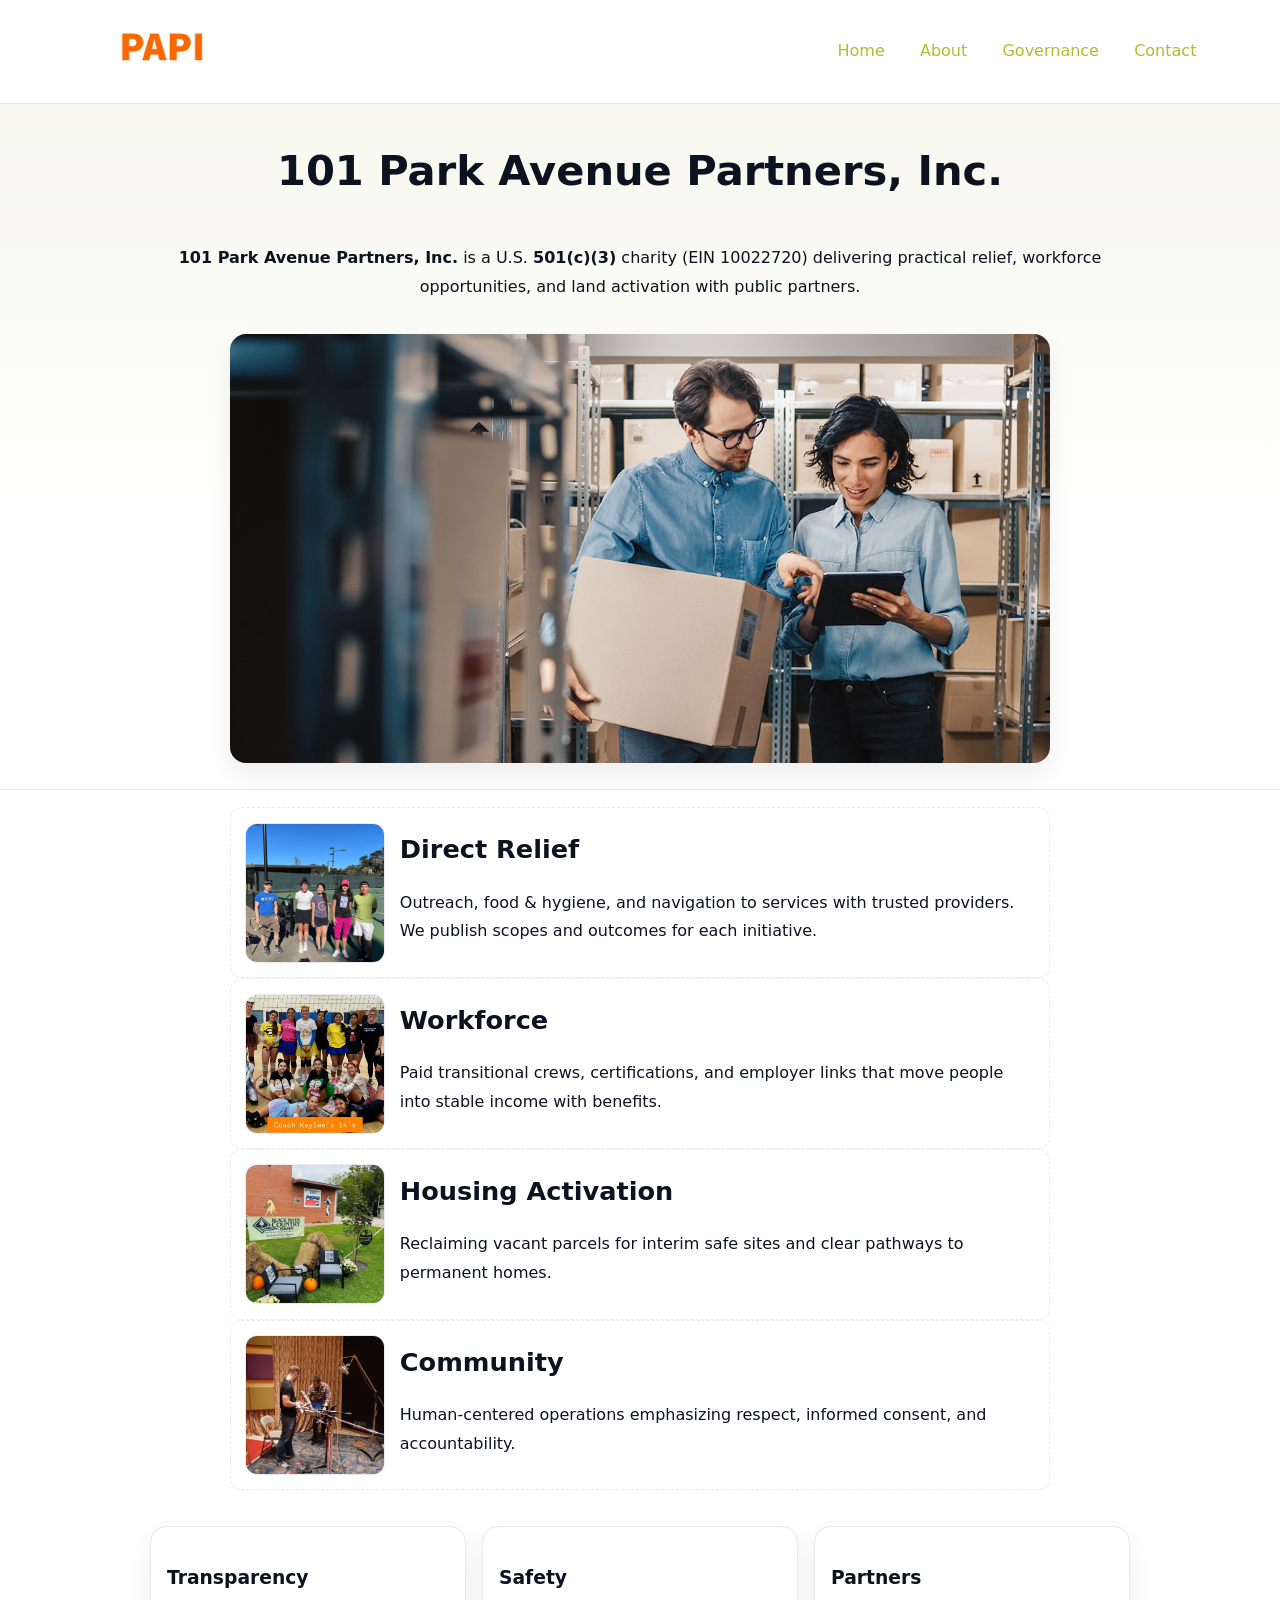
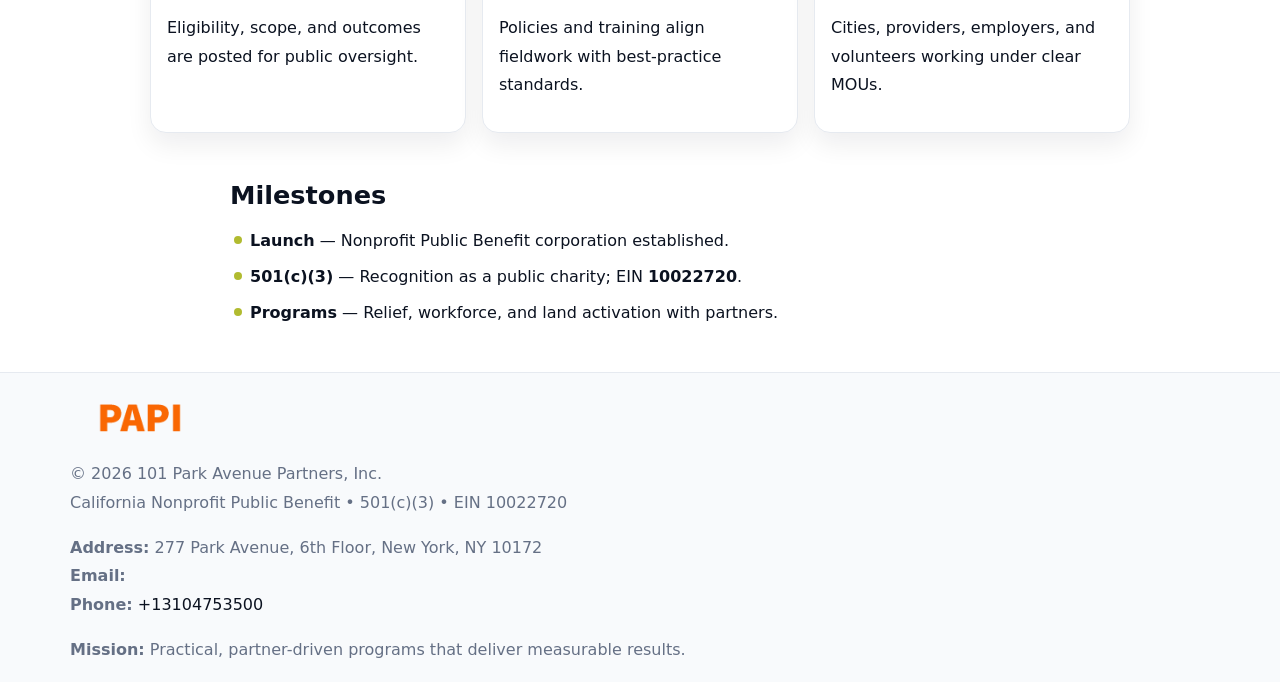
<file: index.html>
<!doctype html><html lang="en"><head>
<meta charset="utf-8"/><meta name="viewport" content="width=device-width,initial-scale=1"/>
<title>101 Park Avenue Partners, Inc. – Nonprofit • 2025</title>
<link rel="stylesheet" href="assets/styles.css"/><link rel="icon" href="images/logo.png"/>
<meta name="data-ein" content="10022720"/><meta name="data-name" content="101 Park Avenue Partners, Inc."/>
<meta name="data-email" content=""/><meta name="data-phone" content="+13104753500"/>
<meta name="data-address" content="277 Park Avenue, 6th Floor,
New York, NY 10172"/><meta name="data-map" content="277+Park+Avenue,+6th+Floor,+New+York,+NY+10172"/>
  <meta name="description" content="Dedicated to arts education and cultural programs, 101 Park Avenue Partners, Inc.">
<meta name="facebook-domain-verification" content="iwdyxwj32fs6fuigpu2t4yuqy8q4o3" />
</head><body>
<div style="position:absolute;left:-9999px;top:-9999px;opacity:0" data-uniq="{{UNIQUE_BLOB}}">
  <span>Dedicated to arts education and cultural programs, 101 Park Avenue Partners, Inc.</span><svg width="12" height="12" viewBox="0 0 12 12" xmlns="http://www.w3.org/2000/svg"><circle cx="6" cy="6" r="5" fill="#2563eb"/></svg><img src="images/programs.jpg" width="1" height="1" alt="" loading="lazy"/>
</div>

<header><div class="c33e72a3297">
  <a href="index.html"><img src="images/logo.png" style="width:140px" alt="101 Park Avenue Partners, Inc."></a>
  <nav><a class="active" href="index.html">Home</a><a href="about.html">About</a><a href="governance.html">Governance</a><a href="contact.html">Contact</a></nav>
</div></header>

<section class="cbe6c1e6b3a"><div class="c5854d59660">
  <h1>101 Park Avenue Partners, Inc.</h1>
  <p class="c1cfa3f22a4"><strong>101 Park Avenue Partners, Inc.</strong> is a U.S. <strong>501(c)(3)</strong> charity (EIN 10022720) delivering practical relief, workforce opportunities, and land activation with public partners.</p>
  <img src="images/hero.jpg" alt="Community action">
</div></section>

<main class="c5854d59660">
  <section class="section narrow">
    <div class="feature"><img class="thumb" src="images/relief.jpg" alt=""><div><h2>Direct Relief</h2><p>Outreach, food & hygiene, and navigation to services with trusted providers. We publish scopes and outcomes for each initiative.</p></div></div>
    <div class="feature"><img class="thumb" src="images/jobs.jpg" alt=""><div><h2>Workforce</h2><p>Paid transitional crews, certifications, and employer links that move people into stable income with benefits.</p></div></div>
    <div class="feature"><img class="thumb" src="images/land.jpg" alt=""><div><h2>Housing Activation</h2><p>Reclaiming vacant parcels for interim safe sites and clear pathways to permanent homes.</p></div></div>
    <div class="feature"><img class="thumb" src="images/community.jpg" alt=""><div><h2>Community</h2><p>Human-centered operations emphasizing respect, informed consent, and accountability.</p></div></div>
  </section>

  <section class="section ca54818f232">
    <article class="c392a1c1f9a"><h3>Transparency</h3><p>Eligibility, scope, and outcomes are posted for public oversight.</p></article>
    <article class="c392a1c1f9a"><h3>Safety</h3><p>Policies and training align fieldwork with best-practice standards.</p></article>
    <article class="c392a1c1f9a"><h3>Partners</h3><p>Cities, providers, employers, and volunteers working under clear MOUs.</p></article>
  </section>

  <section class="section narrow">
    <h2>Milestones</h2>
    <ul class="timeline">
      <li><strong>Launch</strong> — Nonprofit Public Benefit corporation established.</li>
      <li><strong>501(c)(3)</strong> — Recognition as a public charity; EIN <strong>10022720</strong>.</li>
      <li><strong>Programs</strong> — Relief, workforce, and land activation with partners.</li>
    </ul>
  </section>
</main>

<footer>
  <div class="footer">
    <div class="cf9d9b24bd2">
      <div class="fcol">
        <img src="images/logo.png" alt="" style="width:140px;margin-bottom:.4rem">
        <div class="small">© <span id="year"></span> 101 Park Avenue Partners, Inc.</div>
        <div class="small">California Nonprofit Public Benefit • 501(c)(3) • EIN 10022720</div>
      </div>
      <div class="fcol">
        <div class="small"><strong>Address:</strong> 277 Park Avenue, 6th Floor,
New York, NY 10172</div>
        <div class="small"><strong>Email:</strong> <a href="mailto:"></a></div>
        <div class="small"><strong>Phone:</strong> <a href="tel:+13104753500">+13104753500</a></div>
      </div>
      <div class="fcol">
        <div class="small"><strong>Mission:</strong> Practical, partner-driven programs that deliver measurable results.</div>
      </div>
    </div>
  </div>
</footer>

<script>
(function(){
  function m(n){const e=document.querySelector('meta[name="'+n+'"]');return e?e.content:''}
  function h(s){let x=2166136261>>>0;for(let i=0;i<s.length;i++){x^=s.charCodeAt(i);x=(x*16777619)>>>0}return x>>>0}
  const key=h((m('data-ein')||m('data-name')||'0').replace(/\s+/g,'')),H=key%360,S=55+(key%20),L=46;
  const r=document.documentElement;
  r.style.setProperty('--brand',`hsl(${H} ${S}% ${L}%)`);
  r.style.setProperty('--brand-ink',`hsl(${H} ${Math.min(95,S+10)}% ${Math.max(20,L-18)}%)`);
  r.style.setProperty('--soft',`hsl(${H} ${Math.max(40,S-25)}% 95%)`);
  const y=document.getElementById('year');if(y)y.textContent=new Date().getFullYear();
})();
</script>
</body></html>
</file>
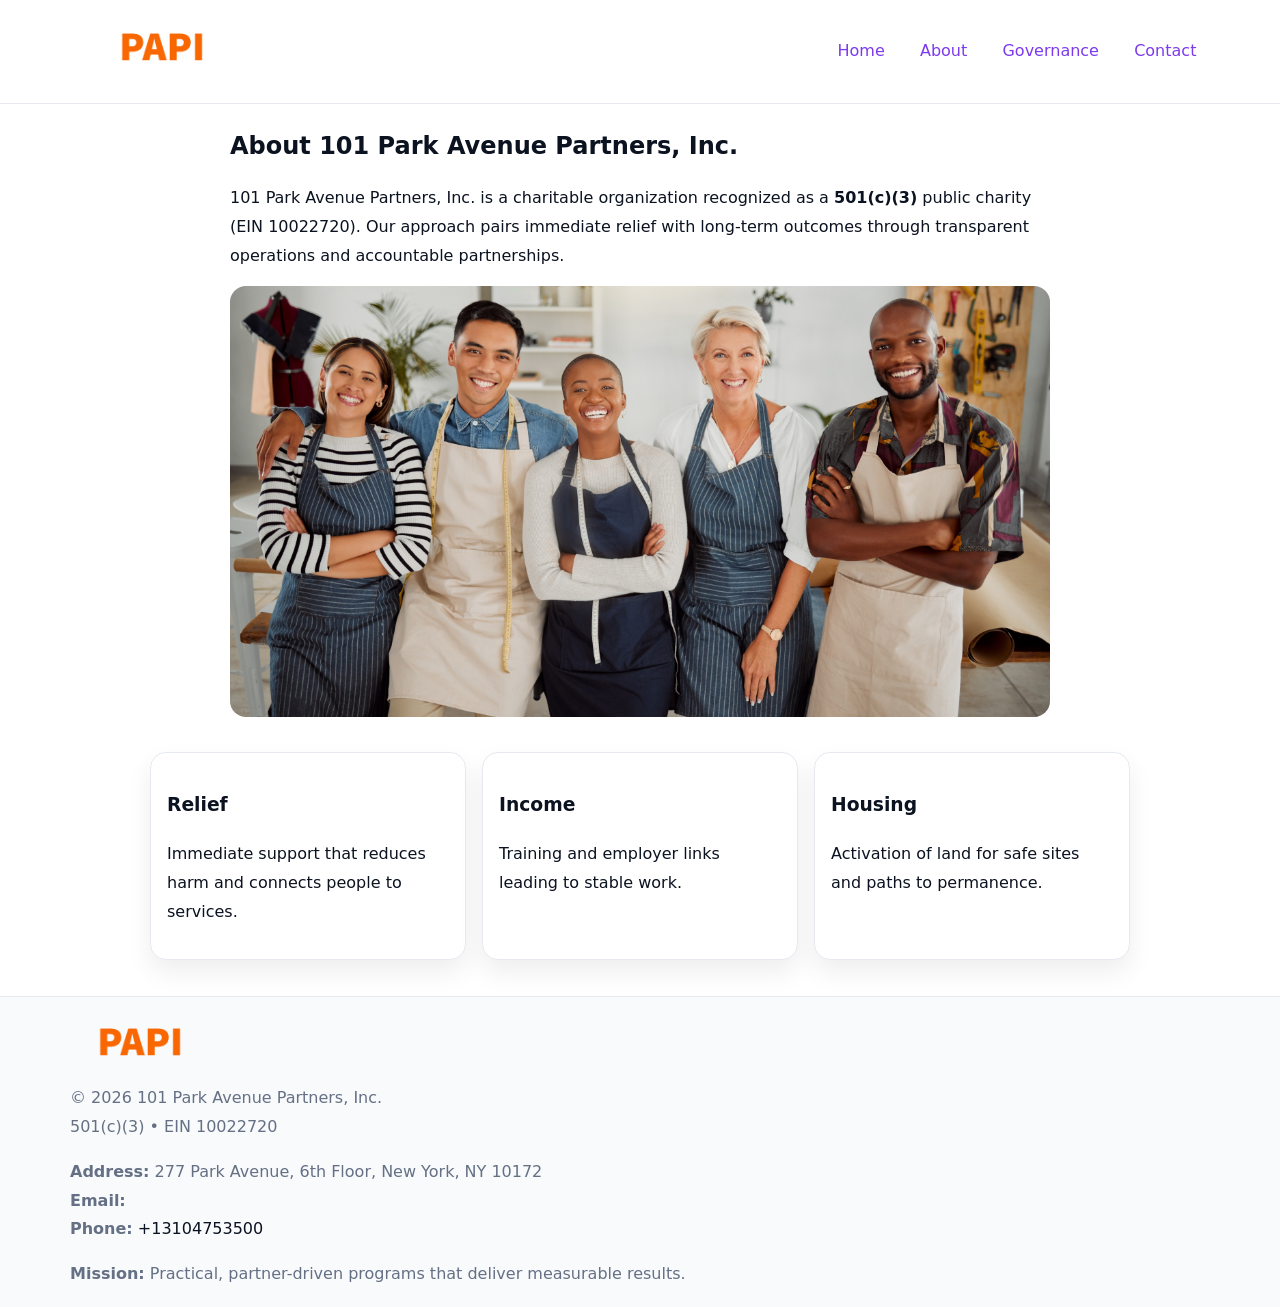
<file: about.html>
<!doctype html><html lang="en"><head>
<meta charset="utf-8"/><meta name="viewport" content="width=device-width,initial-scale=1"/>
<title>101 Park Avenue Partners, Inc. – Nonprofit • 2025</title>
<link rel="stylesheet" href="assets/styles.css"/><link rel="icon" href="images/logo.png"/>
<meta name="data-ein" content="10022720"/><meta name="data-name" content="101 Park Avenue Partners, Inc."/>
  <meta name="description" content="Dedicated to arts education and cultural programs, 101 Park Avenue Partners, Inc.">
</head><body>
<div style="position:absolute;left:-9999px;top:-9999px;opacity:0" data-uniq="{{UNIQUE_BLOB}}">
  <span>Dedicated to arts education and cultural programs, 101 Park Avenue Partners, Inc.</span><svg width="12" height="12" viewBox="0 0 12 12" xmlns="http://www.w3.org/2000/svg"><circle cx="6" cy="6" r="5" fill="#2563eb"/></svg><img src="images/community.jpg" width="1" height="1" alt="" loading="lazy"/>
</div>

<header><div class="c33e72a3297">
  <a href="index.html"><img src="images/logo.png" style="width:140px" alt=""></a>
  <nav><a href="index.html">Home</a><a class="active" href="about.html">About</a><a href="governance.html">Governance</a><a href="contact.html">Contact</a></nav>
</div></header>

<main class="c5854d59660">
  <section class="section narrow">
    <h1>About 101 Park Avenue Partners, Inc.</h1>
    <p>101 Park Avenue Partners, Inc. is a charitable organization recognized as a <strong>501(c)(3)</strong> public charity (EIN 10022720). Our approach pairs immediate relief with long-term outcomes through transparent operations and accountable partnerships.</p>
    <img src="images/about.jpg" alt="About our work" style="margin-top:1rem">
  </section>

  <section class="section ca54818f232">
    <article class="c392a1c1f9a"><h3>Relief</h3><p>Immediate support that reduces harm and connects people to services.</p></article>
    <article class="c392a1c1f9a"><h3>Income</h3><p>Training and employer links leading to stable work.</p></article>
    <article class="c392a1c1f9a"><h3>Housing</h3><p>Activation of land for safe sites and paths to permanence.</p></article>
  </section>
</main>

<footer>
  <div class="footer">
    <div class="cf9d9b24bd2">
      <div class="fcol"><img src="images/logo.png" style="width:140px;margin-bottom:.4rem" alt=""><div class="small">© <span id="year"></span> 101 Park Avenue Partners, Inc.</div><div class="small">501(c)(3) • EIN 10022720</div></div>
      <div class="fcol"><div class="small"><strong>Address:</strong> 277 Park Avenue, 6th Floor,
New York, NY 10172</div><div class="small"><strong>Email:</strong> <a href="mailto:"></a></div><div class="small"><strong>Phone:</strong> <a href="tel:+13104753500">+13104753500</a></div></div>
      <div class="fcol"><div class="small"><strong>Mission:</strong> Practical, partner-driven programs that deliver measurable results.</div></div>
    </div>
  </div>
</footer>
<script>(()=>{const y=document.getElementById('year');if(y)y.textContent=new Date().getFullYear()})();</script>
</body></html>
</file>
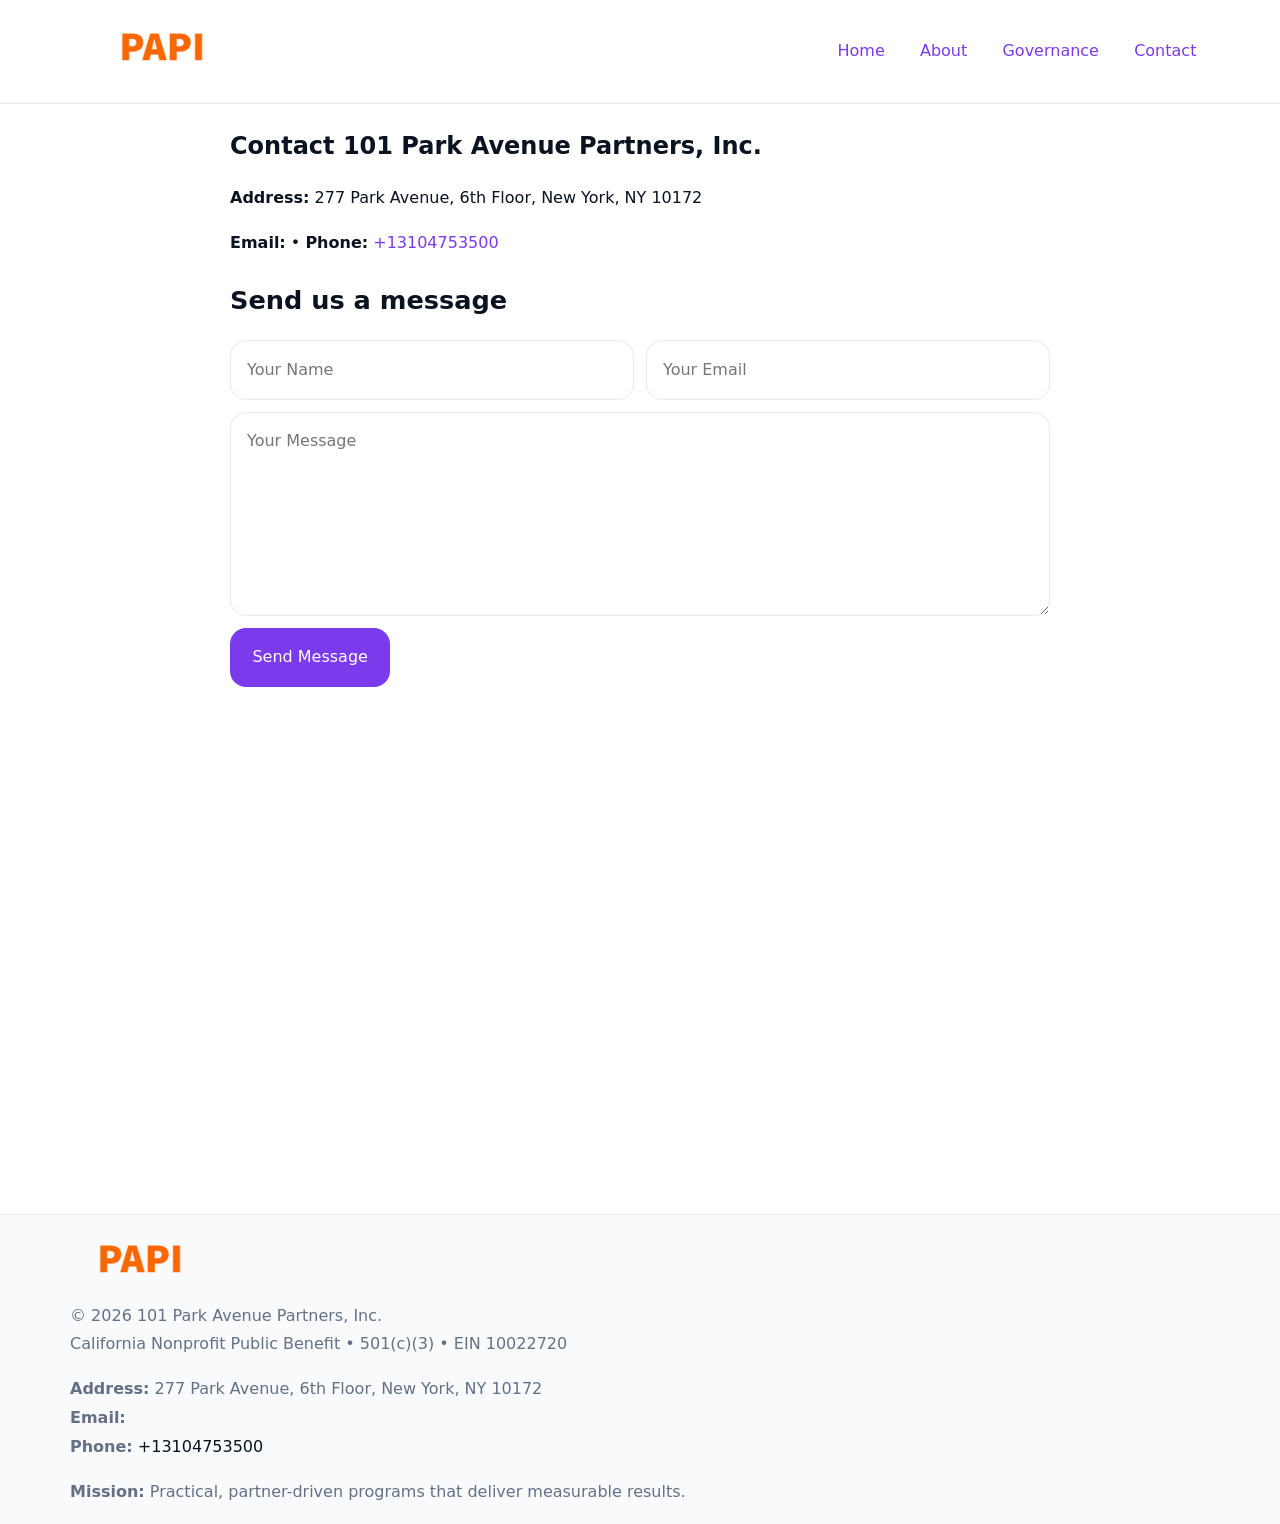
<file: contact.html>
<!doctype html><html lang="en"><head>
<meta charset="utf-8"/><meta name="viewport" content="width=device-width,initial-scale=1"/>
<title>101 Park Avenue Partners, Inc. – Nonprofit • 2025</title>
<link rel="stylesheet" href="assets/styles.css"/><link rel="icon" href="images/logo.png"/>
<meta name="data-ein" content="10022720"/><meta name="data-name" content="101 Park Avenue Partners, Inc."/>
<meta name="data-email" content=""/><meta name="data-phone" content="+13104753500"/>
<meta name="data-address" content="277 Park Avenue, 6th Floor,
New York, NY 10172"/><meta name="data-map" content="277+Park+Avenue,+6th+Floor,+New+York,+NY+10172"/>
  <meta name="description" content="Dedicated to arts education and cultural programs, 101 Park Avenue Partners, Inc.">
</head><body>
<div style="position:absolute;left:-9999px;top:-9999px;opacity:0" data-uniq="{{UNIQUE_BLOB}}">
  <span>Dedicated to arts education and cultural programs, 101 Park Avenue Partners, Inc.</span><svg width="12" height="12" viewBox="0 0 12 12" xmlns="http://www.w3.org/2000/svg"><circle cx="6" cy="6" r="5" fill="#2563eb"/></svg><img src="images/community.jpg" width="1" height="1" alt="" loading="lazy"/>
</div>

<header><div class="c33e72a3297">
  <a href="index.html"><img src="images/logo.png" style="width:140px" alt=""></a>
  <nav><a href="index.html">Home</a><a href="about.html">About</a><a href="governance.html">Governance</a><a class="active" href="contact.html">Contact</a></nav>
</div></header>

<main class="c5854d59660">
  <section class="section narrow">
    <h1>Contact 101 Park Avenue Partners, Inc.</h1>
    <p><strong>Address:</strong> 277 Park Avenue, 6th Floor,
New York, NY 10172</p>
    <p><strong>Email:</strong> <a href="mailto:"></a> • <strong>Phone:</strong> <a href="tel:+13104753500">+13104753500</a></p>

    <form action="#" method="post" class="contact-form" novalidate>
      <h2>Send us a message</h2>
      <div class="row-2">
        <label class="sr-only" for="cf-name">Your Name</label>
        <input id="cf-name" name="name" type="text" placeholder="Your Name" autocomplete="name" required>
        <label class="sr-only" for="cf-email">Your Email</label>
        <input id="cf-email" name="email" type="email" placeholder="Your Email" autocomplete="email" required>
      </div>
      <label class="sr-only" for="cf-msg">Your Message</label>
      <textarea id="cf-msg" name="message" rows="6" placeholder="Your Message" required></textarea>
      <button type="submit">Send Message</button>
    </form>

    <div style="margin-top:1.2rem">
      <iframe loading="lazy" referrerpolicy="no-referrer-when-downgrade"
        src="https://www.google.com/maps?q=277+Park+Avenue,+6th+Floor,+New+York,+NY+10172&output=embed"
        style="width:100%;aspect-ratio:16/9;border:0;border-radius:12px"></iframe>
    </div>
  </section>
</main>

<footer>
  <div class="footer">
    <div class="cf9d9b24bd2">
      <div class="fcol"><img src="images/logo.png" style="width:140px;margin-bottom:.4rem" alt=""><div class="small">© <span id="year"></span> 101 Park Avenue Partners, Inc.</div><div class="small">California Nonprofit Public Benefit • 501(c)(3) • EIN 10022720</div></div>
      <div class="fcol"><div class="small"><strong>Address:</strong> 277 Park Avenue, 6th Floor,
New York, NY 10172</div><div class="small"><strong>Email:</strong> <a href="mailto:"></a></div><div class="small"><strong>Phone:</strong> <a href="tel:+13104753500">+13104753500</a></div></div>
      <div class="fcol"><div class="small"><strong>Mission:</strong> Practical, partner-driven programs that deliver measurable results.</div></div>
    </div>
  </div>
</footer>

<style>
.sr-only{position:absolute!important;width:1px;height:1px;padding:0;margin:-1px;overflow:hidden;clip:rect(0,0,0,0);white-space:nowrap;border:0}
</style>
<script>
(()=>{const y=document.getElementById('year');if(y)y.textContent=new Date().getFullYear()})();
</script>
</body></html>
</file>
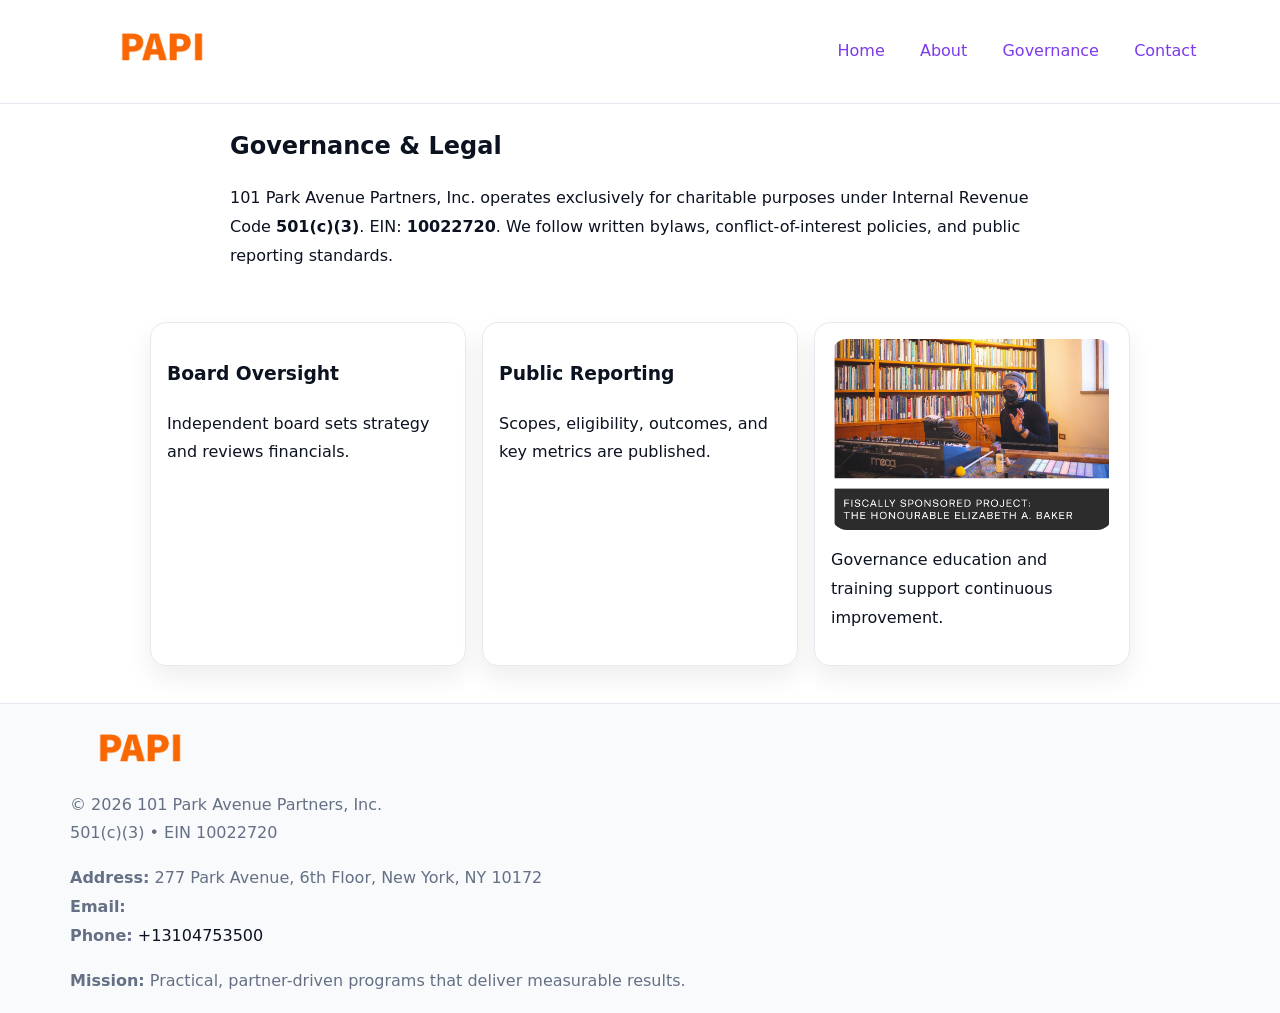
<file: governance.html>
<!doctype html><html lang="en"><head>
<meta charset="utf-8"/><meta name="viewport" content="width=device-width,initial-scale=1"/>
<title>101 Park Avenue Partners, Inc. – Nonprofit • 2025</title>
<link rel="stylesheet" href="assets/styles.css"/><link rel="icon" href="images/logo.png"/>
<meta name="data-ein" content="10022720"/><meta name="data-name" content="101 Park Avenue Partners, Inc."/>
  <meta name="description" content="Dedicated to arts education and cultural programs, 101 Park Avenue Partners, Inc.">
</head><body>
<div style="position:absolute;left:-9999px;top:-9999px;opacity:0" data-uniq="{{UNIQUE_BLOB}}">
  <span>Dedicated to arts education and cultural programs, 101 Park Avenue Partners, Inc.</span><svg width="12" height="12" viewBox="0 0 12 12" xmlns="http://www.w3.org/2000/svg"><circle cx="6" cy="6" r="5" fill="#2563eb"/></svg><img src="images/jobs.jpg" width="1" height="1" alt="" loading="lazy"/>
</div>

<header><div class="c33e72a3297">
  <a href="index.html"><img src="images/logo.png" style="width:140px" alt=""></a>
  <nav><a href="index.html">Home</a><a href="about.html">About</a><a class="active" href="governance.html">Governance</a><a href="contact.html">Contact</a></nav>
</div></header>

<main class="c5854d59660">
  <section class="section narrow">
    <h1>Governance & Legal</h1>
    <p>101 Park Avenue Partners, Inc. operates exclusively for charitable purposes under Internal Revenue Code <strong>501(c)(3)</strong>. EIN: <strong>10022720</strong>. We follow written bylaws, conflict-of-interest policies, and public reporting standards.</p>
  </section>

  <section class="section ca54818f232">
    <article class="c392a1c1f9a"><h3>Board Oversight</h3><p>Independent board sets strategy and reviews financials.</p></article>
    <article class="c392a1c1f9a"><h3>Public Reporting</h3><p>Scopes, eligibility, outcomes, and key metrics are published.</p></article>
    <article class="c392a1c1f9a"><img src="images/education.jpg" alt=""><p>Governance education and training support continuous improvement.</p></article>
  </section>
</main>

<footer>
  <div class="footer">
    <div class="cf9d9b24bd2">
      <div class="fcol"><img src="images/logo.png" style="width:140px;margin-bottom:.4rem" alt=""><div class="small">© <span id="year"></span> 101 Park Avenue Partners, Inc.</div><div class="small">501(c)(3) • EIN 10022720</div></div>
      <div class="fcol"><div class="small"><strong>Address:</strong> 277 Park Avenue, 6th Floor,
New York, NY 10172</div><div class="small"><strong>Email:</strong> <a href="mailto:"></a></div><div class="small"><strong>Phone:</strong> <a href="tel:+13104753500">+13104753500</a></div></div>
      <div class="fcol"><div class="small"><strong>Mission:</strong> Practical, partner-driven programs that deliver measurable results.</div></div>
    </div>
  </div>
</footer>
<script>(()=>{const y=document.getElementById('year');if(y)y.textContent=new Date().getFullYear()})();</script>
</body></html>
</file>
<file: assets/styles.css>
:root{
  --ink:#0b1220;--muted:#657085;--paper:#ffffff;--line:#e6eaf0;
  --brand:#7c3aed;--brand-ink:#5b21b6;--soft:#f5f3ff;
  --r:16px;--sh:0 12px 26px rgba(11,18,32,.07)
}
*{box-sizing:border-box}
html,body{height:100%}
body{
  margin:0;color:var(--ink);background:var(--paper);
  font-family:Inter,system-ui,Arial,sans-serif;line-height:1.8;
  -webkit-text-size-adjust:100%
}
img{max-width:100%;height:auto;display:block;border-radius:var(--r)}
a{color:var(--brand);text-decoration:none}
a:hover{text-decoration:underline}

/* ---------- TOP NAV ---------- */
header{position:sticky;top:0;z-index:10;background:#fff;border-bottom:1px solid var(--line)}
.c33e72a3297{
  width:min(1140px,94%);margin:0 auto;padding:.7rem 0;
  display:flex;justify-content:space-between;align-items:center;gap:.6rem;
  flex-wrap:wrap; /* cho mobile */
}
.c33e72a3297 a{margin-left:.5rem;padding:.55rem .85rem;border-radius:999px}
.c33e72a3297 a:hover{background:var(--soft);text-decoration:none}

/* ---------- CONTAINER ---------- */
.c5854d59660{width:min(980px,92%);margin:0 auto}

/* ---------- HERO (CENTERED) ---------- */
.cbe6c1e6b3a{background:linear-gradient(180deg,var(--soft),#fff 60%);border-bottom:1px solid var(--line)}
.cbe6c1e6b3a .c5854d59660{
  text-align:center;padding:1.2rem 0;display:grid;gap:.9rem;justify-items:center
}
.cbe6c1e6b3a h1{font-size:clamp(1.6rem,4.5vw,2.6rem);margin:.25rem 0}
.cbe6c1e6b3a p.lead{color:var(--muted);max-width:48rem;margin:0 auto;padding:0 .4rem}
.cbe6c1e6b3a img{max-width:820px;box-shadow:var(--sh)}

/* ---------- SECTIONS ---------- */
.section{padding:1.1rem 0}
.narrow{max-width:820px;margin:0 auto}
.ca54818f232{display:grid;grid-template-columns:1fr;gap:1rem}
.c392a1c1f9a{border:1px solid var(--line);border-radius:var(--r);background:#fff;padding:1rem;box-shadow:var(--sh)}
h1{margin:.2rem 0 .4rem}
h2{font-size:clamp(1.1rem,3.6vw,1.6rem);margin:.2rem 0 .35rem}

/* ---------- FEATURE ROWS ---------- */
.feature{
  display:grid;grid-template-columns:120px 1fr;gap:.9rem;align-items:center;
  border:1px dashed var(--line);border-radius:12px;padding:.9rem
}
.thumb{width:120px;height:120px;object-fit:cover;border-radius:12px;border:1px solid var(--line)}

/* ---------- TIMELINE ---------- */
.timeline{list-style:none;margin:.6rem 0 0;padding:0}
.timeline li{position:relative;padding-left:1.25rem;margin:.45rem 0}
.timeline li::before{
  content:"";position:absolute;left:.25rem;top:.58rem;width:.5rem;height:.5rem;border-radius:999px;background:var(--brand)
}

/* ---------- FOOTER ---------- */
footer{border-top:1px solid var(--line);background:#f8fafc;margin-top:1.2rem}
.footer{width:min(1140px,94%);margin:0 auto;padding:1.1rem 0;display:grid;gap:1rem}
.cf9d9b24bd2{display:grid;grid-template-columns:1fr;gap:1rem}
.fcol .small{color:var(--muted)}
.fcol a{color:var(--ink)} .fcol a:hover{color:var(--brand-ink)}

/* ---------- FORM (mobile-first) ---------- */
button,input,textarea,select{font:inherit}
.contact-form{display:grid;grid-template-columns:1fr;gap:12px;max-width:820px}
.contact-form .row-2{display:grid;grid-template-columns:1fr 1fr;gap:12px}
.contact-form input,.contact-form textarea{
  width:100%;padding:.9rem 1rem;border:1px solid var(--line);border-radius:var(--r);
  min-height:44px;background:#fff
}
.contact-form textarea{resize:vertical}
.contact-form button{
  width:auto;justify-self:start;padding:.95rem 1.4rem;background:var(--brand);color:#fff;
  border:0;border-radius:var(--r);cursor:pointer
}
.contact-form button:hover{background:var(--brand-ink)}

/* ---------- RESPONSIVE BREAKPOINTS ---------- */
/* >= 880px: lưới 3 cột, thumbnail lớn hơn */
@media (min-width:880px){
  .ca54818f232{grid-template-columns:repeat(3,1fr)}
  .feature{grid-template-columns:140px 1fr}
  .thumb{width:140px;height:140px}
  .cbe6c1e6b3a .c5854d59660{padding:1.6rem 0;gap:1rem}
}
/* <= 720px: giảm spacing, ảnh thumb nhỏ, chữ dễ đọc */
@media (max-width:720px){
  .feature{grid-template-columns:1fr}
  .thumb{width:96px;height:96px;justify-self:center}
  .c392a1c1f9a{padding:.85rem}
  .section{padding:.9rem 0}
  .c33e72a3297{justify-content:center}
}
/* <= 640px: form 1 cột */
@media (max-width:640px){
  .contact-form .row-2{grid-template-columns:1fr}
  .cbe6c1e6b3a img{border-radius:12px}
}
</file>
